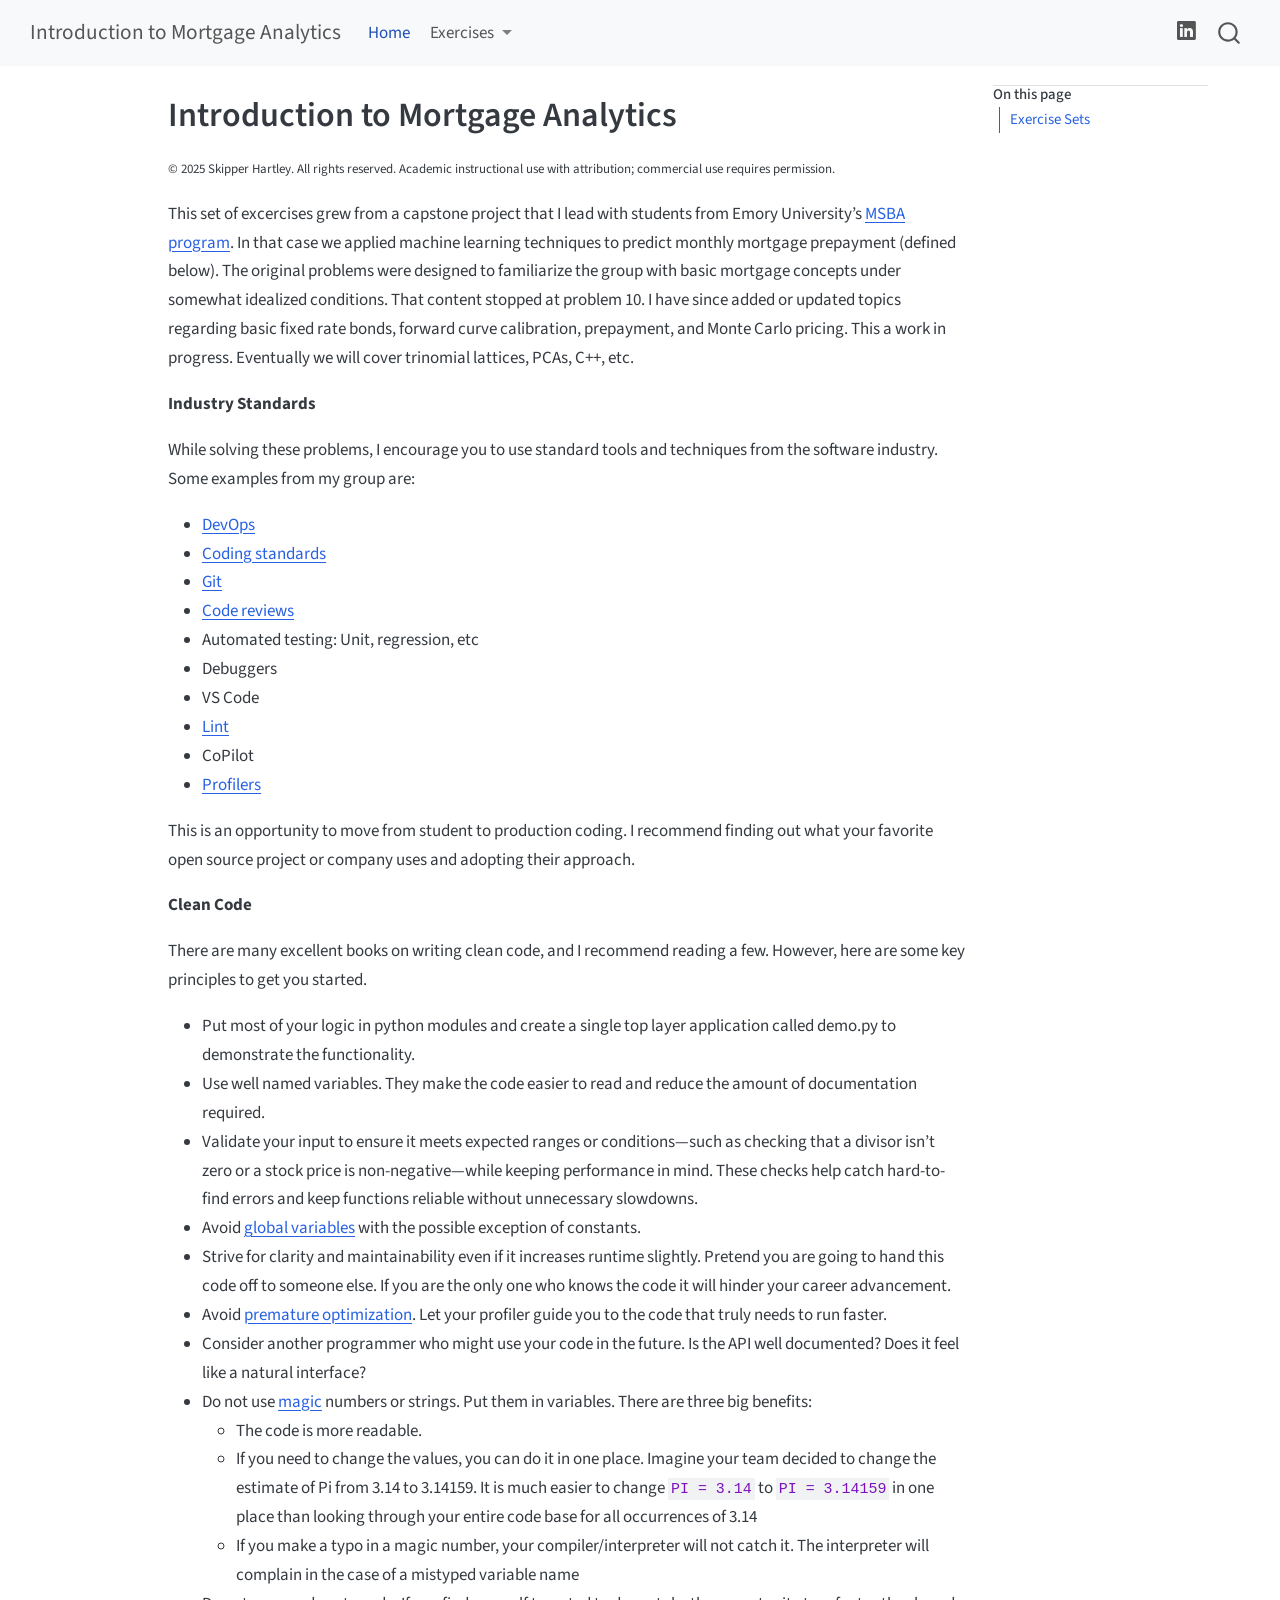
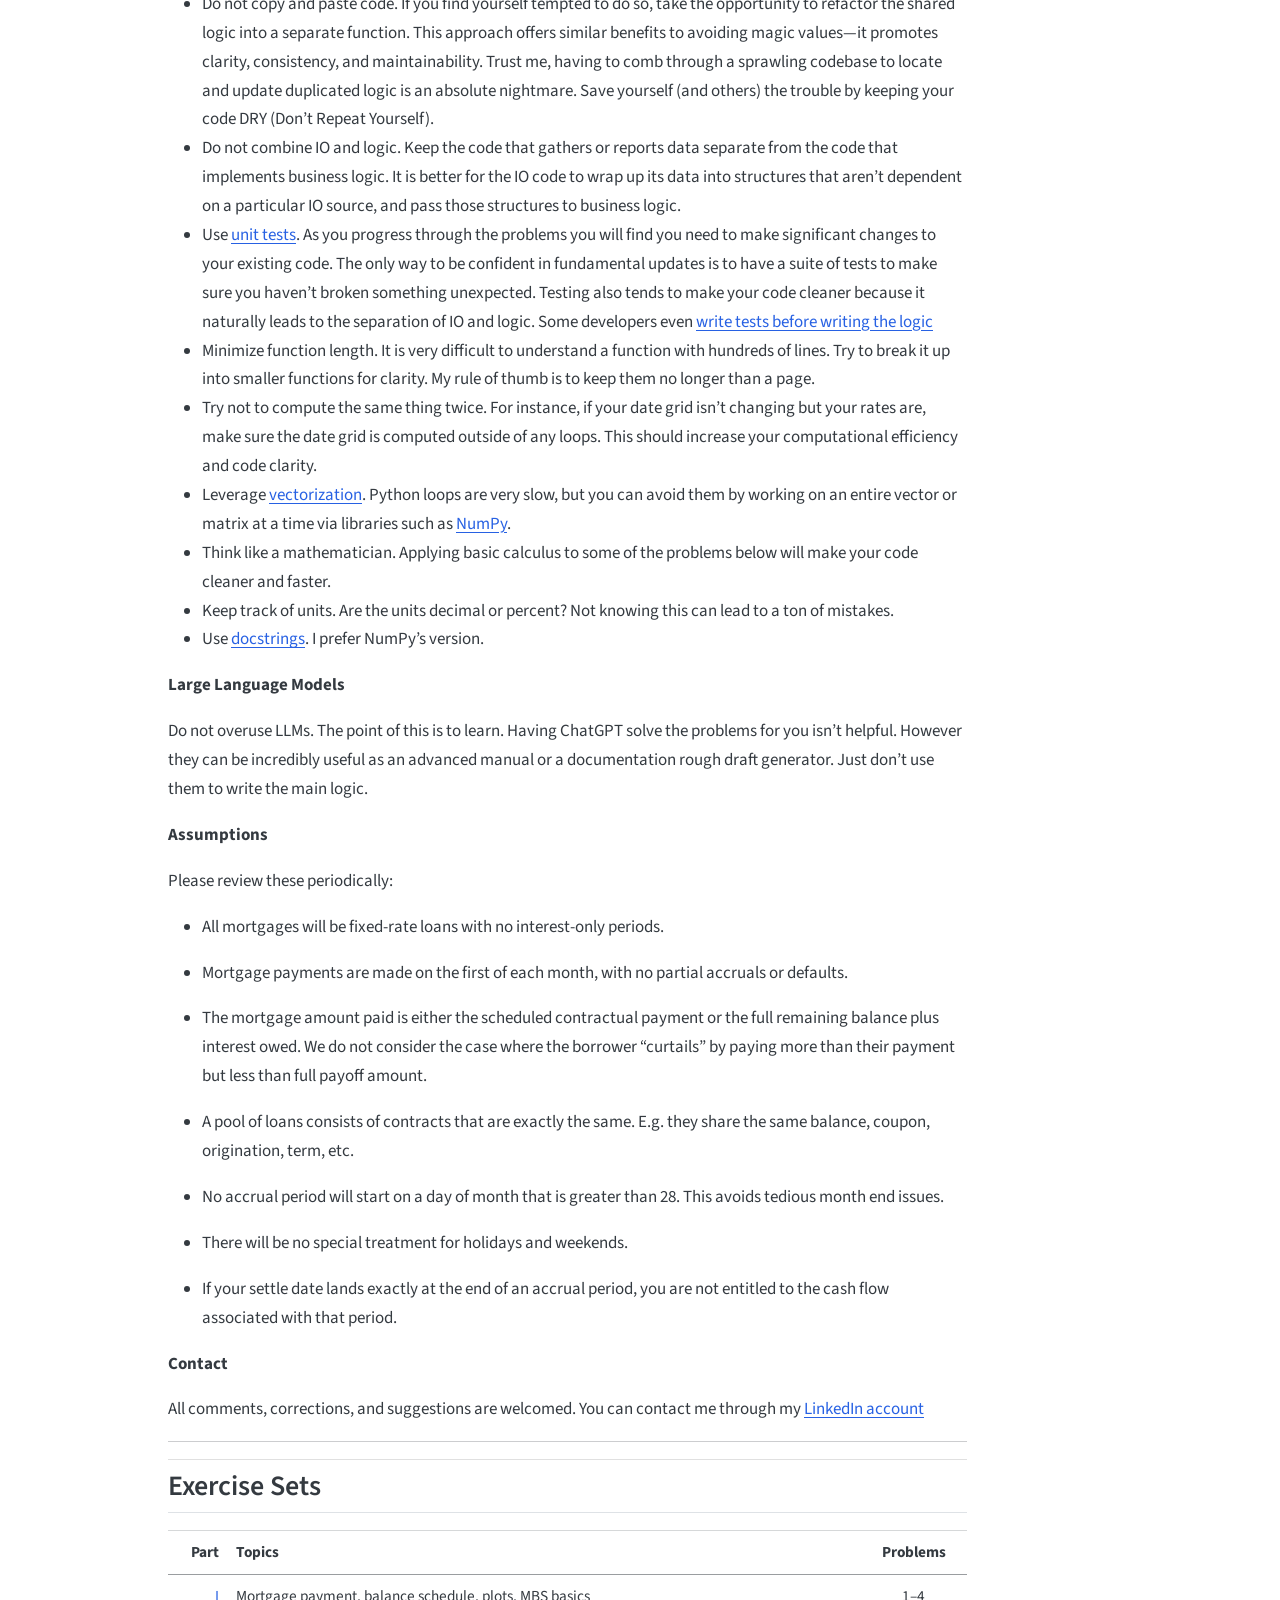
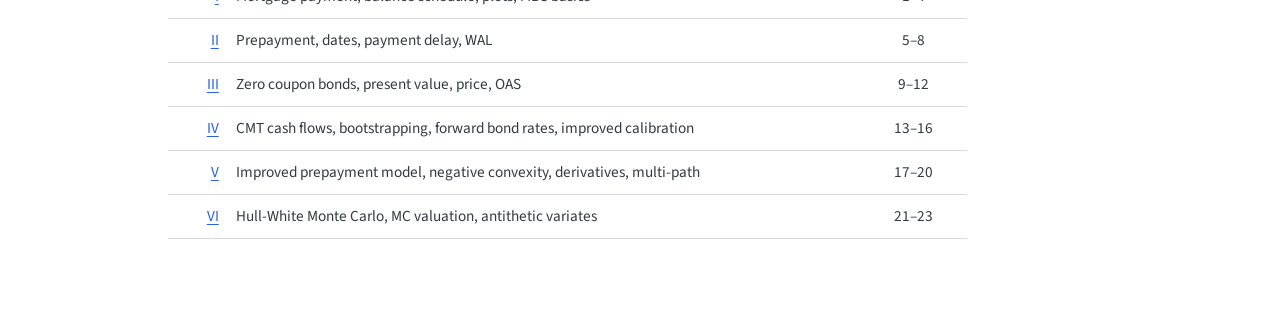
<file: index.html>
<!DOCTYPE html>
<html xmlns="http://www.w3.org/1999/xhtml" lang="en" xml:lang="en"><head>

<meta charset="utf-8">
<meta name="generator" content="quarto-1.9.37">

<meta name="viewport" content="width=device-width, initial-scale=1.0, user-scalable=yes">


<title>Introduction to Mortgage Analytics</title>
<style>
/* Default styles provided by pandoc.
** See https://pandoc.org/MANUAL.html#variables-for-html for config info.
*/
code{white-space: pre-wrap;}
span.smallcaps{font-variant: small-caps;}
div.columns{display: flex; gap: min(4vw, 1.5em);}
div.column{flex: auto; overflow-x: auto;}
div.hanging-indent{margin-left: 1.5em; text-indent: -1.5em;}
ul.task-list{list-style: none;}
ul.task-list li input[type="checkbox"] {
  width: 0.8em;
  margin: 0 0.8em 0.2em -1em; /* quarto-specific, see https://github.com/quarto-dev/quarto-cli/issues/4556 */ 
  vertical-align: middle;
}
</style>


<script src="site_libs/quarto-nav/quarto-nav.js"></script>
<script src="site_libs/quarto-nav/headroom.min.js"></script>
<script src="site_libs/clipboard/clipboard.min.js"></script>
<script src="site_libs/quarto-search/autocomplete.umd.js"></script>
<script src="site_libs/quarto-search/fuse.min.js"></script>
<script src="site_libs/quarto-search/quarto-search.js"></script>
<meta name="quarto:offset" content="./">
<script src="site_libs/quarto-html/quarto.js" type="module"></script>
<script src="site_libs/quarto-html/tabsets/tabsets.js" type="module"></script>
<script src="site_libs/quarto-html/popper.min.js"></script>
<script src="site_libs/quarto-html/tippy.umd.min.js"></script>
<script src="site_libs/quarto-html/anchor.min.js"></script>
<link href="site_libs/quarto-html/tippy.css" rel="stylesheet">
<link href="site_libs/quarto-html/quarto-syntax-highlighting-acf12a64177840b8d86f2d4f01b2e9fb.css" rel="stylesheet" id="quarto-text-highlighting-styles">
<script src="site_libs/bootstrap/bootstrap.min.js"></script>
<link href="site_libs/bootstrap/bootstrap-icons.css" rel="stylesheet">
<link href="site_libs/bootstrap/bootstrap-09bcd2438ddda8166a810b4ec224e0a2.min.css" rel="stylesheet" append-hash="true" id="quarto-bootstrap" data-mode="light">
<script id="quarto-search-options" type="application/json">{
  "location": "navbar",
  "copy-button": false,
  "collapse-after": 3,
  "panel-placement": "end",
  "type": "overlay",
  "limit": 50,
  "keyboard-shortcut": [
    "f",
    "/",
    "s"
  ],
  "show-item-context": false,
  "language": {
    "search-no-results-text": "No results",
    "search-matching-documents-text": "matching documents",
    "search-copy-link-title": "Copy link to search",
    "search-hide-matches-text": "Hide additional matches",
    "search-more-match-text": "more match in this document",
    "search-more-matches-text": "more matches in this document",
    "search-clear-button-title": "Clear",
    "search-text-placeholder": "",
    "search-detached-cancel-button-title": "Cancel",
    "search-submit-button-title": "Submit",
    "search-label": "Search"
  }
}</script>
<style>html{ scroll-behavior: smooth; }</style>


<link rel="stylesheet" href="styles.css">
</head>

<body class="nav-fixed quarto-light">

<div id="quarto-search-results"></div>
  <header id="quarto-header" class="headroom fixed-top">
    <nav class="navbar navbar-expand-lg " data-bs-theme="dark">
      <div class="navbar-container container-fluid">
      <div class="navbar-brand-container mx-auto">
    <a class="navbar-brand" href="./index.html">
    <span class="navbar-title">Introduction to Mortgage Analytics</span>
    </a>
  </div>
            <div id="quarto-search" class="" title="Search"></div>
          <button class="navbar-toggler" type="button" data-bs-toggle="collapse" data-bs-target="#navbarCollapse" aria-controls="navbarCollapse" role="menu" aria-expanded="false" aria-label="Toggle navigation" onclick="if (window.quartoToggleHeadroom) { window.quartoToggleHeadroom(); }">
  <span class="navbar-toggler-icon"></span>
</button>
          <div class="collapse navbar-collapse" id="navbarCollapse">
            <ul class="navbar-nav navbar-nav-scroll me-auto">
  <li class="nav-item">
    <a class="nav-link active" href="./index.html" aria-current="page"> 
<span class="menu-text">Home</span></a>
  </li>  
  <li class="nav-item dropdown ">
    <a class="nav-link dropdown-toggle" href="#" id="nav-menu-exercises" role="link" data-bs-toggle="dropdown" aria-expanded="false">
 <span class="menu-text">Exercises</span>
    </a>
    <ul class="dropdown-menu" aria-labelledby="nav-menu-exercises">    
        <li>
    <a class="dropdown-item" href="./part1.html">
 <span class="dropdown-text">Part I: Mortgage Basics (1–4)</span></a>
  </li>  
        <li>
    <a class="dropdown-item" href="./part2.html">
 <span class="dropdown-text">Part II: Prepayment &amp; Dates (5–8)</span></a>
  </li>  
        <li>
    <a class="dropdown-item" href="./part3.html">
 <span class="dropdown-text">Part III: Discounting &amp; Pricing (9–12)</span></a>
  </li>  
        <li>
    <a class="dropdown-item" href="./part4.html">
 <span class="dropdown-text">Part IV: Forward Curves (13–16)</span></a>
  </li>  
        <li>
    <a class="dropdown-item" href="./part5.html">
 <span class="dropdown-text">Part V: Advanced Prepayment &amp; Greeks (17–20)</span></a>
  </li>  
        <li>
    <a class="dropdown-item" href="./part6.html">
 <span class="dropdown-text">Part VI: Monte Carlo (21–23)</span></a>
  </li>  
    </ul>
  </li>
</ul>
            <ul class="navbar-nav navbar-nav-scroll ms-auto">
  <li class="nav-item compact">
    <a class="nav-link" href="https://www.linkedin.com/in/skipper-hartley-622a3617"> <i class="bi bi-linkedin" role="img" aria-label="LinkedIn">
</i> 
<span class="menu-text"></span></a>
  </li>  
</ul>
          </div> <!-- /navcollapse -->
            <div class="quarto-navbar-tools">
</div>
      </div> <!-- /container-fluid -->
    </nav>
</header>
<!-- content -->
<div id="quarto-content" class="quarto-container page-columns page-rows-contents page-layout-article page-navbar">
<!-- sidebar -->
<!-- margin-sidebar -->
    <div id="quarto-margin-sidebar" class="sidebar margin-sidebar">
        <nav id="TOC" role="doc-toc" class="toc-active">
    <h2 id="toc-title">On this page</h2>
   
  <ul>
  <li><a href="#exercise-sets" id="toc-exercise-sets" class="nav-link active" data-scroll-target="#exercise-sets">Exercise Sets</a></li>
  </ul>
</nav>
    </div>
<!-- main -->
<main class="content" id="quarto-document-content">

<header id="title-block-header" class="quarto-title-block default">
<div class="quarto-title">
<h1 class="title">Introduction to Mortgage Analytics</h1>
</div>



<div class="quarto-title-meta">

    
  
    
  </div>
  


</header>


<p><small><small>© 2025 Skipper Hartley. All rights reserved. Academic instructional use with attribution; commercial use requires permission.</small></small></p>
<p>This set of excercises grew from a capstone project that I lead with students from Emory University’s <a href="https://goizueta.emory.edu/msba">MSBA program</a>. In that case we applied machine learning techniques to predict monthly mortgage prepayment (defined below). The original problems were designed to familiarize the group with basic mortgage concepts under somewhat idealized conditions. That content stopped at problem 10. I have since added or updated topics regarding basic fixed rate bonds, forward curve calibration, prepayment, and Monte Carlo pricing. This a work in progress. Eventually we will cover trinomial lattices, PCAs, C++, etc.</p>
<p><strong>Industry Standards</strong></p>
<p>While solving these problems, I encourage you to use standard tools and techniques from the software industry. Some examples from my group are:</p>
<ul>
<li><a href="https://en.wikipedia.org/wiki/DevOps">DevOps</a></li>
<li><a href="https://en.wikipedia.org/wiki/Coding_conventions">Coding standards</a></li>
<li><a href="https://en.wikipedia.org/wiki/Git">Git</a></li>
<li><a href="https://en.wikipedia.org/wiki/Code_review">Code reviews</a></li>
<li>Automated testing: Unit, regression, etc</li>
<li>Debuggers</li>
<li>VS Code</li>
<li><a href="https://en.wikipedia.org/wiki/Lint_(software)">Lint</a></li>
<li>CoPilot</li>
<li><a href="https://en.wikipedia.org/wiki/Profiling_(computer_programming)">Profilers</a></li>
</ul>
<p>This is an opportunity to move from student to production coding. I recommend finding out what your favorite open source project or company uses and adopting their approach.</p>
<p><strong>Clean Code</strong></p>
<p>There are many excellent books on writing clean code, and I recommend reading a few. However, here are some key principles to get you started.</p>
<ul>
<li>Put most of your logic in python modules and create a single top layer application called demo.py to demonstrate the functionality.</li>
<li>Use well named variables. They make the code easier to read and reduce the amount of documentation required.<br>
</li>
<li>Validate your input to ensure it meets expected ranges or conditions—such as checking that a divisor isn’t zero or a stock price is non-negative—while keeping performance in mind. These checks help catch hard-to-find errors and keep functions reliable without unnecessary slowdowns.</li>
<li>Avoid <a href="https://en.wikipedia.org/wiki/Global_variable">global variables</a> with the possible exception of constants.<br>
</li>
<li>Strive for clarity and maintainability even if it increases runtime slightly. Pretend you are going to hand this code off to someone else. If you are the only one who knows the code it will hinder your career advancement.</li>
<li>Avoid <a href="https://en.wikipedia.org/wiki/Program_optimization">premature optimization</a>. Let your profiler guide you to the code that truly needs to run faster.</li>
<li>Consider another programmer who might use your code in the future. Is the API well documented? Does it feel like a natural interface?</li>
<li>Do not use <a href="https://en.wikipedia.org/wiki/Magic_number_(programming)">magic</a> numbers or strings. Put them in variables. There are three big benefits:
<ul>
<li>The code is more readable.<br>
</li>
<li>If you need to change the values, you can do it in one place. Imagine your team decided to change the estimate of Pi from 3.14 to 3.14159. It is much easier to change <code>PI = 3.14</code> to <code>PI = 3.14159</code> in one place than looking through your entire code base for all occurrences of 3.14</li>
<li>If you make a typo in a magic number, your compiler/interpreter will not catch it. The interpreter will complain in the case of a mistyped variable name<br>
</li>
</ul></li>
<li>Do not copy and paste code. If you find yourself tempted to do so, take the opportunity to refactor the shared logic into a separate function. This approach offers similar benefits to avoiding magic values—it promotes clarity, consistency, and maintainability. Trust me, having to comb through a sprawling codebase to locate and update duplicated logic is an absolute nightmare. Save yourself (and others) the trouble by keeping your code DRY (Don’t Repeat Yourself).</li>
<li>Do not combine IO and logic. Keep the code that gathers or reports data separate from the code that implements business logic. It is better for the IO code to wrap up its data into structures that aren’t dependent on a particular IO source, and pass those structures to business logic.<br>
</li>
<li>Use <a href="https://en.wikipedia.org/wiki/Unit_testing">unit tests</a>. As you progress through the problems you will find you need to make significant changes to your existing code. The only way to be confident in fundamental updates is to have a suite of tests to make sure you haven’t broken something unexpected. Testing also tends to make your code cleaner because it naturally leads to the separation of IO and logic. Some developers even <a href="https://en.wikipedia.org/wiki/Test-driven_development">write tests before writing the logic</a></li>
<li>Minimize function length. It is very difficult to understand a function with hundreds of lines. Try to break it up into smaller functions for clarity. My rule of thumb is to keep them no longer than a page.</li>
<li>Try not to compute the same thing twice. For instance, if your date grid isn’t changing but your rates are, make sure the date grid is computed outside of any loops. This should increase your computational efficiency and code clarity.<br>
</li>
<li>Leverage <a href="https://en.wikipedia.org/wiki/Array_programming">vectorization</a>. Python loops are very slow, but you can avoid them by working on an entire vector or matrix at a time via libraries such as <a href="https://numpy.org/">NumPy</a>.<br>
</li>
<li>Think like a mathematician. Applying basic calculus to some of the problems below will make your code cleaner and faster.</li>
<li>Keep track of units. Are the units decimal or percent? Not knowing this can lead to a ton of mistakes.</li>
<li>Use <a href="https://betterprogramming.pub/3-different-docstring-formats-for-python-d27be81e0d68">docstrings</a>. I prefer NumPy’s version.</li>
</ul>
<p><strong>Large Language Models</strong></p>
<p>Do not overuse LLMs. The point of this is to learn. Having ChatGPT solve the problems for you isn’t helpful. However they can be incredibly useful as an advanced manual or a documentation rough draft generator. Just don’t use them to write the main logic.</p>
<p><strong>Assumptions</strong></p>
<p>Please review these periodically:</p>
<ul>
<li><p>All mortgages will be fixed-rate loans with no interest-only periods.</p></li>
<li><p>Mortgage payments are made on the first of each month, with no partial accruals or defaults.</p></li>
<li><p>The mortgage amount paid is either the scheduled contractual payment or the full remaining balance plus interest owed. We do not consider the case where the borrower “curtails” by paying more than their payment but less than full payoff amount.</p></li>
<li><p>A pool of loans consists of contracts that are exactly the same. E.g. they share the same balance, coupon, origination, term, etc.</p></li>
<li><p>No accrual period will start on a day of month that is greater than 28. This avoids tedious month end issues.</p></li>
<li><p>There will be no special treatment for holidays and weekends.</p></li>
<li><p>If your settle date lands exactly at the end of an accrual period, you are not entitled to the cash flow associated with that period.</p></li>
</ul>
<p><strong>Contact</strong></p>
<p>All comments, corrections, and suggestions are welcomed. You can contact me through my <a href="http://www.linkedin.com/in/skipper-hartley-622a3617">LinkedIn account</a></p>
<hr>
<section id="exercise-sets" class="level2">
<h2 class="anchored" data-anchor-id="exercise-sets">Exercise Sets</h2>
<table class="caption-top table">
<thead>
<tr class="header">
<th style="text-align: right;">Part</th>
<th style="text-align: left;">Topics</th>
<th style="text-align: center;">Problems</th>
</tr>
</thead>
<tbody>
<tr class="odd">
<td style="text-align: right;"><a href="./part1.html">I</a></td>
<td style="text-align: left;">Mortgage payment, balance schedule, plots, MBS basics</td>
<td style="text-align: center;">1–4</td>
</tr>
<tr class="even">
<td style="text-align: right;"><a href="./part2.html">II</a></td>
<td style="text-align: left;">Prepayment, dates, payment delay, WAL</td>
<td style="text-align: center;">5–8</td>
</tr>
<tr class="odd">
<td style="text-align: right;"><a href="./part3.html">III</a></td>
<td style="text-align: left;">Zero coupon bonds, present value, price, OAS</td>
<td style="text-align: center;">9–12</td>
</tr>
<tr class="even">
<td style="text-align: right;"><a href="./part4.html">IV</a></td>
<td style="text-align: left;">CMT cash flows, bootstrapping, forward bond rates, improved calibration</td>
<td style="text-align: center;">13–16</td>
</tr>
<tr class="odd">
<td style="text-align: right;"><a href="./part5.html">V</a></td>
<td style="text-align: left;">Improved prepayment model, negative convexity, derivatives, multi-path</td>
<td style="text-align: center;">17–20</td>
</tr>
<tr class="even">
<td style="text-align: right;"><a href="./part6.html">VI</a></td>
<td style="text-align: left;">Hull-White Monte Carlo, MC valuation, antithetic variates</td>
<td style="text-align: center;">21–23</td>
</tr>
</tbody>
</table>


</section>

</main> <!-- /main -->
<script id="quarto-html-after-body" type="application/javascript">
  window.document.addEventListener("DOMContentLoaded", function (event) {
    const icon = "";
    const anchorJS = new window.AnchorJS();
    anchorJS.options = {
      placement: 'right',
      icon: icon
    };
    anchorJS.add('.anchored');
    const isCodeAnnotation = (el) => {
      for (const clz of el.classList) {
        if (clz.startsWith('code-annotation-')) {                     
          return true;
        }
      }
      return false;
    }
    const onCopySuccess = function(e) {
      // button target
      const button = e.trigger;
      // don't keep focus
      button.blur();
      // flash "checked"
      button.classList.add('code-copy-button-checked');
      var currentTitle = button.getAttribute("title");
      button.setAttribute("title", "Copied!");
      let tooltip;
      if (window.bootstrap) {
        button.setAttribute("data-bs-toggle", "tooltip");
        button.setAttribute("data-bs-placement", "left");
        button.setAttribute("data-bs-title", "Copied!");
        tooltip = new bootstrap.Tooltip(button, 
          { trigger: "manual", 
            customClass: "code-copy-button-tooltip",
            offset: [0, -8]});
        tooltip.show();    
      }
      setTimeout(function() {
        if (tooltip) {
          tooltip.hide();
          button.removeAttribute("data-bs-title");
          button.removeAttribute("data-bs-toggle");
          button.removeAttribute("data-bs-placement");
        }
        button.setAttribute("title", currentTitle);
        button.classList.remove('code-copy-button-checked');
      }, 1000);
      // clear code selection
      e.clearSelection();
    }
    const getTextToCopy = function(trigger) {
      const outerScaffold = trigger.parentElement.cloneNode(true);
      const codeEl = outerScaffold.querySelector('code');
      for (const childEl of codeEl.children) {
        if (isCodeAnnotation(childEl)) {
          childEl.remove();
        }
      }
      return codeEl.innerText;
    }
    const clipboard = new window.ClipboardJS('.code-copy-button:not([data-in-quarto-modal])', {
      text: getTextToCopy
    });
    clipboard.on('success', onCopySuccess);
    if (window.document.getElementById('quarto-embedded-source-code-modal')) {
      const clipboardModal = new window.ClipboardJS('.code-copy-button[data-in-quarto-modal]', {
        text: getTextToCopy,
        container: window.document.getElementById('quarto-embedded-source-code-modal')
      });
      clipboardModal.on('success', onCopySuccess);
    }
      var localhostRegex = new RegExp(/^(?:http|https):\/\/localhost\:?[0-9]*\//);
      var mailtoRegex = new RegExp(/^mailto:/);
        var filterRegex = new RegExp("https:\/\/tyro2001\.github\.io\/mbs-analytics\/");
      var isInternal = (href) => {
          return filterRegex.test(href) || localhostRegex.test(href) || mailtoRegex.test(href);
      }
      // Inspect non-navigation links and adorn them if external
     var links = window.document.querySelectorAll('a[href]:not(.nav-link):not(.navbar-brand):not(.toc-action):not(.sidebar-link):not(.sidebar-item-toggle):not(.pagination-link):not(.no-external):not([aria-hidden]):not(.dropdown-item):not(.quarto-navigation-tool):not(.about-link)');
      for (var i=0; i<links.length; i++) {
        const link = links[i];
        if (!isInternal(link.href)) {
          // undo the damage that might have been done by quarto-nav.js in the case of
          // links that we want to consider external
          if (link.dataset.originalHref !== undefined) {
            link.href = link.dataset.originalHref;
          }
        }
      }
    function tippyHover(el, contentFn, onTriggerFn, onUntriggerFn) {
      const config = {
        allowHTML: true,
        maxWidth: 500,
        delay: 100,
        arrow: false,
        appendTo: function(el) {
            return el.parentElement;
        },
        interactive: true,
        interactiveBorder: 10,
        theme: 'quarto',
        placement: 'bottom-start',
      };
      if (contentFn) {
        config.content = contentFn;
      }
      if (onTriggerFn) {
        config.onTrigger = onTriggerFn;
      }
      if (onUntriggerFn) {
        config.onUntrigger = onUntriggerFn;
      }
      window.tippy(el, config); 
    }
    const noterefs = window.document.querySelectorAll('a[role="doc-noteref"]');
    for (var i=0; i<noterefs.length; i++) {
      const ref = noterefs[i];
      tippyHover(ref, function() {
        // use id or data attribute instead here
        let href = ref.getAttribute('data-footnote-href') || ref.getAttribute('href');
        try { href = new URL(href).hash; } catch {}
        const id = href.replace(/^#\/?/, "");
        const note = window.document.getElementById(id);
        if (note) {
          return note.innerHTML;
        } else {
          return "";
        }
      });
    }
    const xrefs = window.document.querySelectorAll('a.quarto-xref');
    const processXRef = (id, note) => {
      // Strip column container classes
      const stripColumnClz = (el) => {
        el.classList.remove("page-full", "page-columns");
        if (el.children) {
          for (const child of el.children) {
            stripColumnClz(child);
          }
        }
      }
      stripColumnClz(note)
      if (id === null || id.startsWith('sec-')) {
        // Special case sections, only their first couple elements
        const container = document.createElement("div");
        if (note.children && note.children.length > 2) {
          container.appendChild(note.children[0].cloneNode(true));
          for (let i = 1; i < note.children.length; i++) {
            const child = note.children[i];
            if (child.tagName === "P" && child.innerText === "") {
              continue;
            } else {
              container.appendChild(child.cloneNode(true));
              break;
            }
          }
          if (window.Quarto?.typesetMath) {
            window.Quarto.typesetMath(container);
          }
          return container.innerHTML
        } else {
          if (window.Quarto?.typesetMath) {
            window.Quarto.typesetMath(note);
          }
          return note.innerHTML;
        }
      } else {
        // Remove any anchor links if they are present
        const anchorLink = note.querySelector('a.anchorjs-link');
        if (anchorLink) {
          anchorLink.remove();
        }
        if (window.Quarto?.typesetMath) {
          window.Quarto.typesetMath(note);
        }
        if (note.classList.contains("callout")) {
          return note.outerHTML;
        } else {
          return note.innerHTML;
        }
      }
    }
    for (var i=0; i<xrefs.length; i++) {
      const xref = xrefs[i];
      tippyHover(xref, undefined, function(instance) {
        instance.disable();
        let url = xref.getAttribute('href');
        let hash = undefined; 
        if (url.startsWith('#')) {
          hash = url;
        } else {
          try { hash = new URL(url).hash; } catch {}
        }
        if (hash) {
          const id = hash.replace(/^#\/?/, "");
          const note = window.document.getElementById(id);
          if (note !== null) {
            try {
              const html = processXRef(id, note.cloneNode(true));
              instance.setContent(html);
            } finally {
              instance.enable();
              instance.show();
            }
          } else {
            // See if we can fetch this
            fetch(url.split('#')[0])
            .then(res => res.text())
            .then(html => {
              const parser = new DOMParser();
              const htmlDoc = parser.parseFromString(html, "text/html");
              const note = htmlDoc.getElementById(id);
              if (note !== null) {
                const html = processXRef(id, note);
                instance.setContent(html);
              } 
            }).finally(() => {
              instance.enable();
              instance.show();
            });
          }
        } else {
          // See if we can fetch a full url (with no hash to target)
          // This is a special case and we should probably do some content thinning / targeting
          fetch(url)
          .then(res => res.text())
          .then(html => {
            const parser = new DOMParser();
            const htmlDoc = parser.parseFromString(html, "text/html");
            const note = htmlDoc.querySelector('main.content');
            if (note !== null) {
              // This should only happen for chapter cross references
              // (since there is no id in the URL)
              // remove the first header
              if (note.children.length > 0 && note.children[0].tagName === "HEADER") {
                note.children[0].remove();
              }
              const html = processXRef(null, note);
              instance.setContent(html);
            } 
          }).finally(() => {
            instance.enable();
            instance.show();
          });
        }
      }, function(instance) {
      });
    }
        let selectedAnnoteEl;
        const selectorForAnnotation = ( cell, annotation) => {
          let cellAttr = 'data-code-cell="' + cell + '"';
          let lineAttr = 'data-code-annotation="' +  annotation + '"';
          const selector = 'span[' + cellAttr + '][' + lineAttr + ']';
          return selector;
        }
        const selectCodeLines = (annoteEl) => {
          const doc = window.document;
          const targetCell = annoteEl.getAttribute("data-target-cell");
          const targetAnnotation = annoteEl.getAttribute("data-target-annotation");
          const annoteSpan = window.document.querySelector(selectorForAnnotation(targetCell, targetAnnotation));
          const lines = annoteSpan.getAttribute("data-code-lines").split(",");
          const lineIds = lines.map((line) => {
            return targetCell + "-" + line;
          })
          let top = null;
          let height = null;
          let parent = null;
          if (lineIds.length > 0) {
              //compute the position of the single el (top and bottom and make a div)
              const el = window.document.getElementById(lineIds[0]);
              top = el.offsetTop;
              height = el.offsetHeight;
              parent = el.parentElement.parentElement;
            if (lineIds.length > 1) {
              const lastEl = window.document.getElementById(lineIds[lineIds.length - 1]);
              const bottom = lastEl.offsetTop + lastEl.offsetHeight;
              height = bottom - top;
            }
            if (top !== null && height !== null && parent !== null) {
              // cook up a div (if necessary) and position it 
              let div = window.document.getElementById("code-annotation-line-highlight");
              if (div === null) {
                div = window.document.createElement("div");
                div.setAttribute("id", "code-annotation-line-highlight");
                div.style.position = 'absolute';
                parent.appendChild(div);
              }
              div.style.top = top - 2 + "px";
              div.style.height = height + 4 + "px";
              div.style.left = 0;
              let gutterDiv = window.document.getElementById("code-annotation-line-highlight-gutter");
              if (gutterDiv === null) {
                gutterDiv = window.document.createElement("div");
                gutterDiv.setAttribute("id", "code-annotation-line-highlight-gutter");
                gutterDiv.style.position = 'absolute';
                const codeCell = window.document.getElementById(targetCell);
                const gutter = codeCell.querySelector('.code-annotation-gutter');
                gutter.appendChild(gutterDiv);
              }
              gutterDiv.style.top = top - 2 + "px";
              gutterDiv.style.height = height + 4 + "px";
            }
            selectedAnnoteEl = annoteEl;
          }
        };
        const unselectCodeLines = () => {
          const elementsIds = ["code-annotation-line-highlight", "code-annotation-line-highlight-gutter"];
          elementsIds.forEach((elId) => {
            const div = window.document.getElementById(elId);
            if (div) {
              div.remove();
            }
          });
          selectedAnnoteEl = undefined;
        };
          // Handle positioning of the toggle
      window.addEventListener(
        "resize",
        throttle(() => {
          elRect = undefined;
          if (selectedAnnoteEl) {
            selectCodeLines(selectedAnnoteEl);
          }
        }, 10)
      );
      function throttle(fn, ms) {
      let throttle = false;
      let timer;
        return (...args) => {
          if(!throttle) { // first call gets through
              fn.apply(this, args);
              throttle = true;
          } else { // all the others get throttled
              if(timer) clearTimeout(timer); // cancel #2
              timer = setTimeout(() => {
                fn.apply(this, args);
                timer = throttle = false;
              }, ms);
          }
        };
      }
        // Attach click handler to the DT
        const annoteDls = window.document.querySelectorAll('dt[data-target-cell]');
        for (const annoteDlNode of annoteDls) {
          annoteDlNode.addEventListener('click', (event) => {
            const clickedEl = event.target;
            if (clickedEl !== selectedAnnoteEl) {
              unselectCodeLines();
              const activeEl = window.document.querySelector('dt[data-target-cell].code-annotation-active');
              if (activeEl) {
                activeEl.classList.remove('code-annotation-active');
              }
              selectCodeLines(clickedEl);
              clickedEl.classList.add('code-annotation-active');
            } else {
              // Unselect the line
              unselectCodeLines();
              clickedEl.classList.remove('code-annotation-active');
            }
          });
        }
    const findCites = (el) => {
      const parentEl = el.parentElement;
      if (parentEl) {
        const cites = parentEl.dataset.cites;
        if (cites) {
          return {
            el,
            cites: cites.split(' ')
          };
        } else {
          return findCites(el.parentElement)
        }
      } else {
        return undefined;
      }
    };
    var bibliorefs = window.document.querySelectorAll('a[role="doc-biblioref"]');
    for (var i=0; i<bibliorefs.length; i++) {
      const ref = bibliorefs[i];
      const citeInfo = findCites(ref);
      if (citeInfo) {
        tippyHover(citeInfo.el, function() {
          var popup = window.document.createElement('div');
          citeInfo.cites.forEach(function(cite) {
            var citeDiv = window.document.createElement('div');
            citeDiv.classList.add('hanging-indent');
            citeDiv.classList.add('csl-entry');
            var biblioDiv = window.document.getElementById('ref-' + cite);
            if (biblioDiv) {
              citeDiv.innerHTML = biblioDiv.innerHTML;
            }
            popup.appendChild(citeDiv);
          });
          return popup.innerHTML;
        });
      }
    }
  });
  </script>
</div> <!-- /content -->




<script src="site_libs/quarto-html/zenscroll-min.js"></script>
</body></html>
</file>
<file: site_libs/quarto-html/tippy.css>
.tippy-box[data-animation=fade][data-state=hidden]{opacity:0}[data-tippy-root]{max-width:calc(100vw - 10px)}.tippy-box{position:relative;background-color:#333;color:#fff;border-radius:4px;font-size:14px;line-height:1.4;white-space:normal;outline:0;transition-property:transform,visibility,opacity}.tippy-box[data-placement^=top]>.tippy-arrow{bottom:0}.tippy-box[data-placement^=top]>.tippy-arrow:before{bottom:-7px;left:0;border-width:8px 8px 0;border-top-color:initial;transform-origin:center top}.tippy-box[data-placement^=bottom]>.tippy-arrow{top:0}.tippy-box[data-placement^=bottom]>.tippy-arrow:before{top:-7px;left:0;border-width:0 8px 8px;border-bottom-color:initial;transform-origin:center bottom}.tippy-box[data-placement^=left]>.tippy-arrow{right:0}.tippy-box[data-placement^=left]>.tippy-arrow:before{border-width:8px 0 8px 8px;border-left-color:initial;right:-7px;transform-origin:center left}.tippy-box[data-placement^=right]>.tippy-arrow{left:0}.tippy-box[data-placement^=right]>.tippy-arrow:before{left:-7px;border-width:8px 8px 8px 0;border-right-color:initial;transform-origin:center right}.tippy-box[data-inertia][data-state=visible]{transition-timing-function:cubic-bezier(.54,1.5,.38,1.11)}.tippy-arrow{width:16px;height:16px;color:#333}.tippy-arrow:before{content:"";position:absolute;border-color:transparent;border-style:solid}.tippy-content{position:relative;padding:5px 9px;z-index:1}
</file>
<file: site_libs/quarto-html/quarto-syntax-highlighting-acf12a64177840b8d86f2d4f01b2e9fb.css>
/* quarto syntax highlight colors */
:root {
  --quarto-hl-al-color: #ff5555;
  --quarto-hl-an-color: #6a737d;
  --quarto-hl-at-color: #d73a49;
  --quarto-hl-bn-color: #005cc5;
  --quarto-hl-bu-color: #d73a49;
  --quarto-hl-ch-color: #032f62;
  --quarto-hl-co-color: #6a737d;
  --quarto-hl-cv-color: #6a737d;
  --quarto-hl-cn-color: #005cc5;
  --quarto-hl-cf-color: #d73a49;
  --quarto-hl-dt-color: #d73a49;
  --quarto-hl-dv-color: #005cc5;
  --quarto-hl-do-color: #6a737d;
  --quarto-hl-er-color: #ff5555;
  --quarto-hl-ex-color: #d73a49;
  --quarto-hl-fl-color: #005cc5;
  --quarto-hl-fu-color: #6f42c1;
  --quarto-hl-im-color: #032f62;
  --quarto-hl-in-color: #6a737d;
  --quarto-hl-kw-color: #d73a49;
  --quarto-hl-op-color: #24292e;
  --quarto-hl-pp-color: #d73a49;
  --quarto-hl-re-color: #6a737d;
  --quarto-hl-sc-color: #005cc5;
  --quarto-hl-ss-color: #032f62;
  --quarto-hl-st-color: #032f62;
  --quarto-hl-va-color: #e36209;
  --quarto-hl-vs-color: #032f62;
  --quarto-hl-wa-color: #ff5555;
}

/* other quarto variables */
:root {
  --quarto-font-monospace: SFMono-Regular, Menlo, Monaco, Consolas, "Liberation Mono", "Courier New", monospace;
}

/* syntax highlight based on Pandoc's rules */
pre > code.sourceCode > span {
  color: #24292e;
}

code.sourceCode > span {
  color: #24292e;
}

div.sourceCode,
div.sourceCode pre.sourceCode {
  color: #24292e;
}

/* Normal */
code span {
  color: #24292e;
}

/* Alert */
code span.al {
  font-weight: bold;
  color: #ff5555;
}

/* Annotation */
code span.an {
  color: #6a737d;
}

/* Attribute */
code span.at {
  color: #d73a49;
}

/* BaseN */
code span.bn {
  color: #005cc5;
}

/* BuiltIn */
code span.bu {
  color: #d73a49;
}

/* ControlFlow */
code span.cf {
  color: #d73a49;
}

/* Char */
code span.ch {
  color: #032f62;
}

/* Constant */
code span.cn {
  color: #005cc5;
}

/* Comment */
code span.co {
  color: #6a737d;
}

/* CommentVar */
code span.cv {
  color: #6a737d;
}

/* Documentation */
code span.do {
  color: #6a737d;
}

/* DataType */
code span.dt {
  color: #d73a49;
}

/* DecVal */
code span.dv {
  color: #005cc5;
}

/* Error */
code span.er {
  color: #ff5555;
  text-decoration: underline;
}

/* Extension */
code span.ex {
  font-weight: bold;
  color: #d73a49;
}

/* Float */
code span.fl {
  color: #005cc5;
}

/* Function */
code span.fu {
  color: #6f42c1;
}

/* Import */
code span.im {
  color: #032f62;
}

/* Information */
code span.in {
  color: #6a737d;
}

/* Keyword */
code span.kw {
  color: #d73a49;
}

/* Operator */
code span.op {
  color: #24292e;
}

/* Preprocessor */
code span.pp {
  color: #d73a49;
}

/* RegionMarker */
code span.re {
  color: #6a737d;
}

/* SpecialChar */
code span.sc {
  color: #005cc5;
}

/* SpecialString */
code span.ss {
  color: #032f62;
}

/* String */
code span.st {
  color: #032f62;
}

/* Variable */
code span.va {
  color: #e36209;
}

/* VerbatimString */
code span.vs {
  color: #032f62;
}

/* Warning */
code span.wa {
  color: #ff5555;
}

.prevent-inlining {
  content: "</";
}

/*# sourceMappingURL=e41d78b1f7017e44483b7fefd7a010af.css.map */
</file>
<file: styles.css>
/* MBS Exercises – custom styles */

body {
  font-size: 1rem;
  line-height: 1.7;
}

h2, h3 {
  margin-top: 2rem;
  padding-top: 0.5rem;
  border-top: 1px solid #e0e0e0;
}

.problem-box {
  background: #f8f9fa;
  border-left: 4px solid #3d7ebf;
  padding: 1rem 1.25rem;
  margin: 1.5rem 0;
  border-radius: 0 4px 4px 0;
}

.nb {
  background: #fff8e1;
  border-left: 4px solid #f0ad4e;
  padding: 0.75rem 1rem;
  margin: 1rem 0;
  border-radius: 0 4px 4px 0;
  font-size: 0.93rem;
}

table {
  font-size: 0.9rem;
}

code {
  font-size: 0.88em;
}

.under-construction {
  background: #fff3cd;
  border: 1px solid #ffc107;
  border-radius: 4px;
  padding: 0.75rem 1rem;
  margin: 1rem 0;
  color: #856404;
}
</file>
